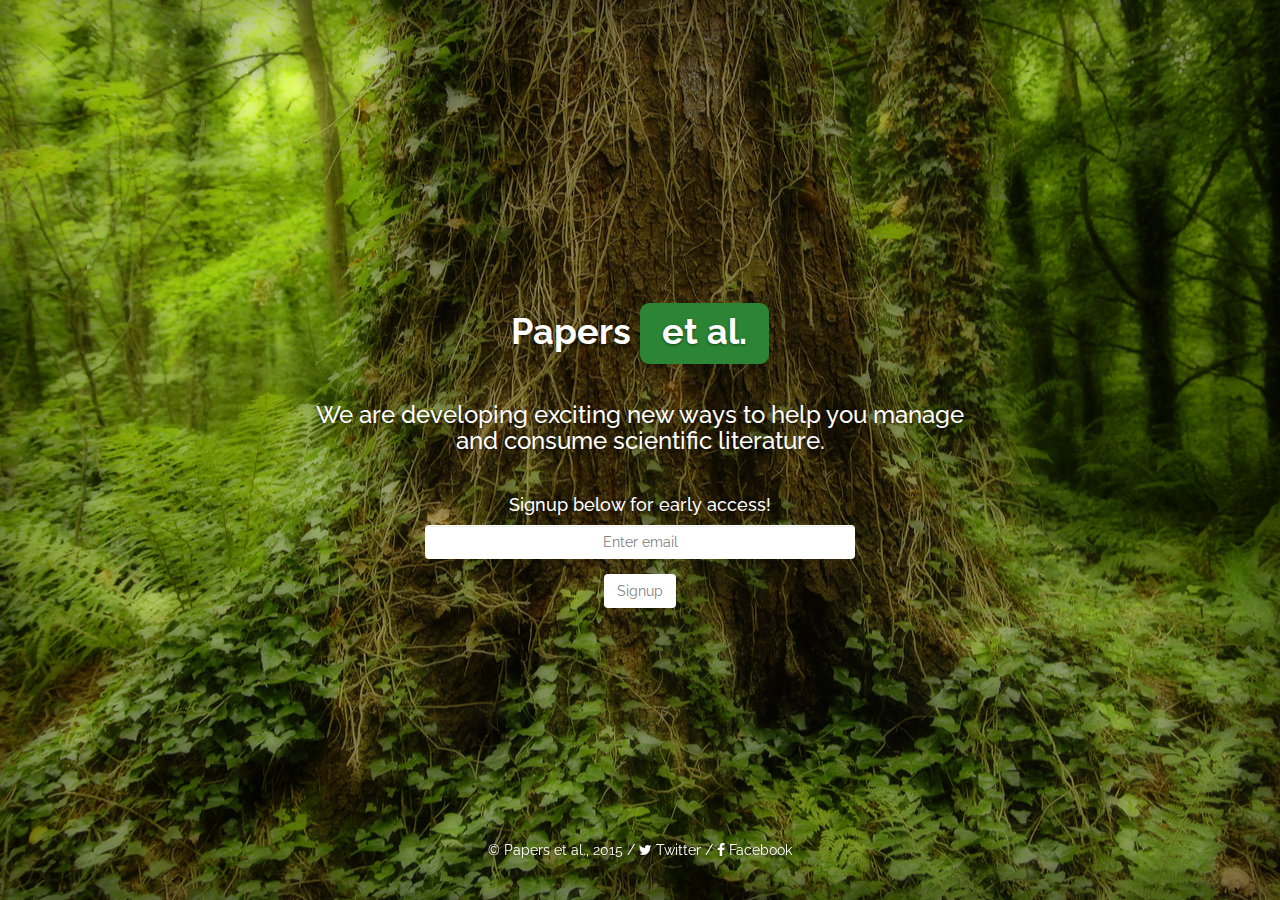
<file: templates/index.html>
<!DOCTYPE html>
<html lang="en">
  <head>
    <meta charset="utf-8">
    <meta http-equiv="X-UA-Compatible" content="IE=edge">
    <meta name="viewport" content="width=device-width, initial-scale=1">
    <!-- The above 3 meta tags *must* come first in the head; any other head content must come *after* these tags -->
    <link rel="icon" href="/static/img/favicon.png">
    <meta name="title" content="Papers et al. 2015 - Early Access">
    <meta name="description"
          content="A better way to keep track of the research you care about!
                  Papers et al. updates you on specific research topics, journals, papers and authors.
                  ">
    <meta name="keywords"
          content="Papers et al, Papers, et, al, Research, Journals, Authors, Topics, Tags, Keywords,
          Science, Open, Access, Feed, Recommendation, Topics"/>
    <meta name="author"
          content="Papers et al (@papersetal)">
    <meta name="robots" content="noindex"/>
    <link type="text/plain" rel="author"
          href="http://papersetal.com/humans.txt"/>
    <meta property="og:image" content="http://papersetal.com/static/img/preview_sm.png"/>
    <link rel="facebook_thumbnail"
          href="http://papersetal.com/static/img/preview_sm.png"/>

    <link rel="apple-touch-icon" sizes="57x57" href="/static/img/favicons/apple-touch-icon-57x57.png">
    <link rel="apple-touch-icon" sizes="60x60" href="/static/img/favicons/apple-touch-icon-60x60.png">
    <link rel="apple-touch-icon" sizes="72x72" href="/static/img/favicons/apple-touch-icon-72x72.png">
    <link rel="apple-touch-icon" sizes="76x76" href="/static/img/favicons/apple-touch-icon-76x76.png">
    <link rel="apple-touch-icon" sizes="114x114" href="/static/img/favicons/apple-touch-icon-114x114.png">
    <link rel="apple-touch-icon" sizes="120x120" href="/static/img/favicons/apple-touch-icon-120x120.png">
    <link rel="apple-touch-icon" sizes="144x144" href="/static/img/favicons/apple-touch-icon-144x144.png">
    <link rel="apple-touch-icon" sizes="152x152" href="/static/img/favicons/apple-touch-icon-152x152.png">
    <link rel="apple-touch-icon" sizes="180x180" href="/static/img/favicons/apple-touch-icon-180x180.png">
    <link rel="icon" type="image/png" href="/static/img/favicons/favicon-32x32.png" sizes="32x32">
    <link rel="icon" type="image/png" href="/static/img/favicons/favicon-194x194.png" sizes="194x194">
    <link rel="icon" type="image/png" href="/static/img/favicons/favicon-96x96.png" sizes="96x96">
    <link rel="icon" type="image/png" href="/static/img/favicons/android-chrome-192x192.png" sizes="192x192">
    <link rel="icon" type="image/png" href="/static/img/favicons/favicon-16x16.png" sizes="16x16">
    <link rel="manifest" href="/static/img/favicons/manifest.json">
    <meta name="msapplication-TileColor" content="#ffffff">
    <meta name="msapplication-TileImage" content="/static/img/favicons/mstile-144x144.png">
    <meta name="theme-color" content="#ffffff">

    <meta name="twitter:card" content="summary_large_image">
    <meta name="twitter:site" content="@papersetal">
    <meta name="twitter:creator" content="@papersetal">
    <meta name="twitter:title" content="Papers et al. 2015 - Early Access">
    <meta name="twitter:description"
          content="A better way to keep track of the research you care about!
                  Papers et al. updates you on specific research topics, journals, papers and authors..
                  Keywords: Papers et al, Papers, et, al, Research, Journals, Authors, Topics, Tags, Keywords,
                  Science, Open, Access, Feed, Recommendation, Topics">
    <meta name="twitter:image:src"
          content="http://papersetal.com/static/img/preview_sm.png">

    <title>Papers et al. 2015 - Early Access</title>

    <!-- Bootstrap core CSS -->
    <!--<link href="//maxcdn.bootstrapcdn.com/bootswatch/3.3.4/paper/bootstrap.min.css" rel="stylesheet">-->
    <link href="//maxcdn.bootstrapcdn.com/bootstrap/3.3.4/css/bootstrap.min.css" rel="stylesheet">

    <!-- Custom styles for this template -->
    <link href="/static/css/style.css" rel="stylesheet">
    <link rel="stylesheet" href="//maxcdn.bootstrapcdn.com/font-awesome/4.3.0/css/font-awesome.min.css">
    <link rel="stylesheet" type="text/css" href="http://fonts.googleapis.com/css?family=Raleway:700,400">

    <!-- Just for debugging purposes. Don't actually copy these 2 lines! -->
    <!--[if lt IE 9]><script src="../../assets/js/ie8-responsive-file-warning.js"></script><![endif]-->
    <!--<script src="../../assets/js/ie-emulation-modes-warning.js"></script>-->

    <!-- HTML5 shim and Respond.js for IE8 support of HTML5 elements and media queries -->
    <!--[if lt IE 9]>
      <script src="https://oss.maxcdn.com/html5shiv/3.7.2/html5shiv.min.js"></script>
      <script src="https://oss.maxcdn.com/respond/1.4.2/respond.min.js"></script>
    <![endif]-->
	  <script>
	    (function(i,s,o,g,r,a,m){i['GoogleAnalyticsObject']=r;i[r]=i[r]||function(){
	    (i[r].q=i[r].q||[]).push(arguments)},i[r].l=1*new Date();a=s.createElement(o),
	    m=s.getElementsByTagName(o)[0];a.async=1;a.src=g;m.parentNode.insertBefore(a,m)
	    })(window,document,'script','//www.google-analytics.com/analytics.js','ga');

	    ga('create', 'UA-61263147-1', 'auto');
	    ga('send', 'pageview');

	  </script>

  </head>

  <body class="home-bg">
    <div class="site-wrapper">
      <div class="site-wrapper-inner">
        <div class="cover-container">
          <div class="masthead clearfix">
            <div class="inner">
              <!--<h3 class="masthead-brand"><a href="#"><img src="/static/img/logo2.png"></a></h3>-->
            </div>
          </div>
          <div class="inner cover">
            <div class="title">
                <h1><a href="/"><strong>Papers</strong> <span class="label label-papers"><strong>et al.</strong></span></a></h1><br/>
            </div>
            <div class="description">
                <h3>We are developing exciting new ways to help you manage and consume scientific literature.</h3><br/>
            </div>
            <div class="form">
                <form method="post" action="/">
                  <div class="form-group">
                      <h4>Signup below for early access!</h4>
                    <div class="row">
                        <div class="col-lg-2 col-md-2 col-sm-2"></div>
                        <div class="col-lg-8 col-md-8 col-sm-8">
                            <input type="email" class="form-control" id="email" name="email" placeholder="Enter email" required>
                        </div>
                        <div class="col-lg-2 col-md-2 col-sm-2"></div>
                    </div>
                  </div>
                  <button type="submit" class="btn btn-default">Signup</button>
                </form>
            </div>
          </div>
          <div class="mastfoot">
            <div class="inner">
              <p>© <a href="http://papersetal.com">Papers et al.</a>, 2015 /
                  <i class="fa fa-twitter"></i> <a href="http://twitter.com/papersetal">Twitter</a> /
                  <i class="fa fa-facebook"></i> <a href="http://facebook.com/papersetal">Facebook</a></p>
            </div>
          </div>
        </div>
      </div>
    </div>

    <!-- Bootstrap core JavaScript
    ================================================== -->
    <!-- Placed at the end of the document so the pages load faster -->
    <script src="https://ajax.googleapis.com/ajax/libs/jquery/1.11.2/jquery.min.js"></script>
    <script src="//maxcdn.bootstrapcdn.com/bootstrap/3.3.4/js/bootstrap.min.js"></script>
    <!-- IE10 viewport hack for Surface/desktop Windows 8 bug -->
    <script src="/static/js/ie10-viewport-bug-workaround.js"></script>
  </body>
</html>
</file>
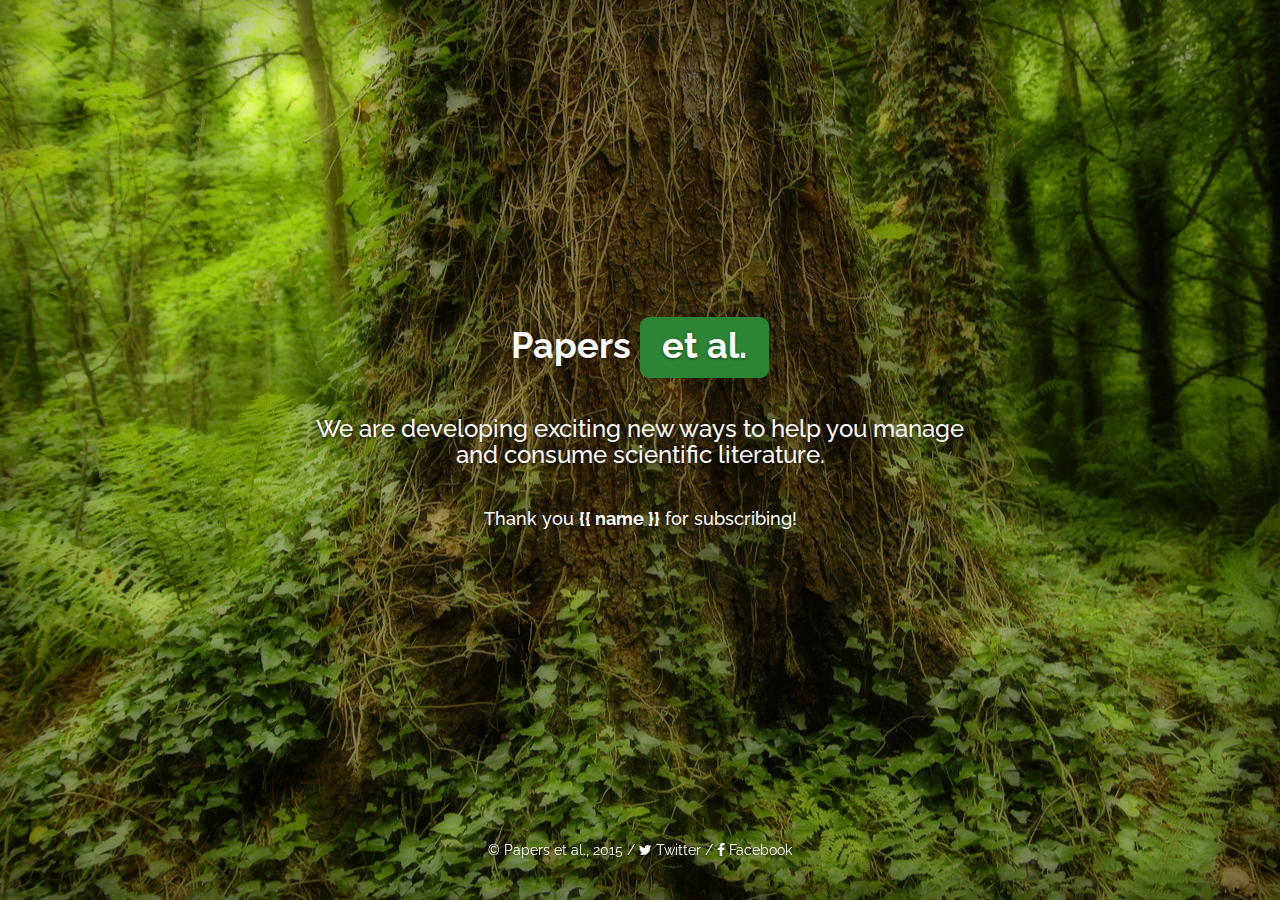
<file: templates/thanks.html>
<!DOCTYPE html>
<html lang="en">
  <head>
    <meta charset="utf-8">
    <meta http-equiv="X-UA-Compatible" content="IE=edge">
    <meta name="viewport" content="width=device-width, initial-scale=1">
    <!-- The above 3 meta tags *must* come first in the head; any other head content must come *after* these tags -->
    <link rel="icon" href="/static/img/favicon.png">
    <meta name="title" content="Papers et al. 2015 - Early Access">
    <meta name="description"
          content="A better way to keep track of the research you care about!
                  Papers et al. updates you on specific research topics, journals, papers and authors.
                  ">
    <meta name="keywords"
          content="Papers et al, Papers, et, al, Research, Journals, Authors, Topics, Tags, Keywords,
          Science, Open, Access, Feed, Recommendation, Topics"/>
    <meta name="author"
          content="Papers et al (@papersetal)">
    <meta name="robots" content="noindex"/>
    <link type="text/plain" rel="author"
          href="http://papersetal.com/humans.txt"/>
    <meta property="og:image" content="http://papersetal.com/static/img/preview.jpg"/>
    <link rel="facebook_thumbnail"
          href="http://papersetal.com/static/img/preview.jpg"/>

    <link rel="apple-touch-icon" sizes="57x57" href="/static/img/favicons/apple-touch-icon-57x57.png">
    <link rel="apple-touch-icon" sizes="60x60" href="/static/img/favicons/apple-touch-icon-60x60.png">
    <link rel="apple-touch-icon" sizes="72x72" href="/static/img/favicons/apple-touch-icon-72x72.png">
    <link rel="apple-touch-icon" sizes="76x76" href="/static/img/favicons/apple-touch-icon-76x76.png">
    <link rel="apple-touch-icon" sizes="114x114" href="/static/img/favicons/apple-touch-icon-114x114.png">
    <link rel="apple-touch-icon" sizes="120x120" href="/static/img/favicons/apple-touch-icon-120x120.png">
    <link rel="apple-touch-icon" sizes="144x144" href="/static/img/favicons/apple-touch-icon-144x144.png">
    <link rel="apple-touch-icon" sizes="152x152" href="/static/img/favicons/apple-touch-icon-152x152.png">
    <link rel="apple-touch-icon" sizes="180x180" href="/static/img/favicons/apple-touch-icon-180x180.png">
    <link rel="icon" type="image/png" href="/static/img/favicons/favicon-32x32.png" sizes="32x32">
    <link rel="icon" type="image/png" href="/static/img/favicons/favicon-194x194.png" sizes="194x194">
    <link rel="icon" type="image/png" href="/static/img/favicons/favicon-96x96.png" sizes="96x96">
    <link rel="icon" type="image/png" href="/static/img/favicons/android-chrome-192x192.png" sizes="192x192">
    <link rel="icon" type="image/png" href="/static/img/favicons/favicon-16x16.png" sizes="16x16">
    <link rel="manifest" href="/static/img/favicons/manifest.json">
    <meta name="msapplication-TileColor" content="#ffffff">
    <meta name="msapplication-TileImage" content="/static/img/favicons/mstile-144x144.png">
    <meta name="theme-color" content="#ffffff">

    <meta name="twitter:card" content="summary_large_image">
    <meta name="twitter:site" content="@papersetal">
    <meta name="twitter:creator" content="@papersetal">
    <meta name="twitter:title" content="Papers et al. 2015 - Early Access">
    <meta name="twitter:description"
          content="A better way to keep track of the research you care about!
                  Papers et al. updates you on specific research topics, journals, papers and authors..
                  Keywords: Papers et al, Papers, et, al, Research, Journals, Authors, Topics, Tags, Keywords,
                  Science, Open, Access, Feed, Recommendation, Topics">
    <meta name="twitter:image:src"
          content="http://papersetal.com/static/img/preview.jpg">

    <title>Papers et al. 2015 - Early Access</title>

    <!-- Bootstrap core CSS -->
    <!--<link href="//maxcdn.bootstrapcdn.com/bootswatch/3.3.4/paper/bootstrap.min.css" rel="stylesheet">-->
    <link href="//maxcdn.bootstrapcdn.com/bootstrap/3.3.4/css/bootstrap.min.css" rel="stylesheet">

    <!-- Custom styles for this template -->
    <link href="/static/css/style.css" rel="stylesheet">
    <link rel="stylesheet" href="//maxcdn.bootstrapcdn.com/font-awesome/4.3.0/css/font-awesome.min.css">

    <!-- Just for debugging purposes. Don't actually copy these 2 lines! -->
    <!--[if lt IE 9]><script src="../../assets/js/ie8-responsive-file-warning.js"></script><![endif]-->
    <!--<script src="../../assets/js/ie-emulation-modes-warning.js"></script>-->

    <!-- HTML5 shim and Respond.js for IE8 support of HTML5 elements and media queries -->
    <!--[if lt IE 9]>
      <script src="https://oss.maxcdn.com/html5shiv/3.7.2/html5shiv.min.js"></script>
      <script src="https://oss.maxcdn.com/respond/1.4.2/respond.min.js"></script>
    <![endif]-->
  </head>

  <body class="home-bg">
    <div class="site-wrapper">
      <div class="site-wrapper-inner">
        <div class="cover-container">
          <div class="masthead clearfix">
            <div class="inner">
              <!--<h3 class="masthead-brand"><a href="#"><img src="/static/img/logo2.png"></a></h3>-->
            </div>
          </div>
          <div class="inner cover">
            <div class="title">
                <h1><a href="/"><strong>Papers</strong> <span class="label label-papers"><strong>et al.</strong></span></a></h1><br/>
            </div>
            <div class="description">
                <h3>We are developing exciting new ways to help you manage and consume scientific literature.</h3><br/>
            </div>
            <div class="form">
                <form method="post" action="/">
                  <div class="form-group">
                      <h4>Thank you <strong>{{ name }}</strong> for subscribing!</h4><br/><br/>
                  </div>
                  </form>
            </div>
          </div>
          <div class="mastfoot">
            <div class="inner">
              <p>© <a href="http://papersetal.com">Papers et al.</a>, 2015 /
                  <i class="fa fa-twitter"></i> <a href="http://twitter.com/papersetal">Twitter</a> /
                  <i class="fa fa-facebook"></i> <a href="http://facebook.com/papersetal">Facebook</a></p>
            </div>
          </div>
        </div>
      </div>
    </div>

    <!-- Bootstrap core JavaScript
    ================================================== -->
    <!-- Placed at the end of the document so the pages load faster -->
    <script src="https://ajax.googleapis.com/ajax/libs/jquery/1.11.2/jquery.min.js"></script>
    <script src="//maxcdn.bootstrapcdn.com/bootstrap/3.3.4/js/bootstrap.min.js"></script>
    <!-- IE10 viewport hack for Surface/desktop Windows 8 bug -->
    <script src="/static/js/ie10-viewport-bug-workaround.js"></script>
  </body>
</html>
</file>
<file: static/css/style.css>
/*
 * Globals
 */
@import url(http://fonts.googleapis.com/css?family=Raleway:700,400);

/* Links */
a,
a:focus,
a:hover {
    color: #fff;
}

/* Custom default button */
.btn-default,
.btn-default:hover,
.btn-default:focus {
    color: #333;
    text-shadow: none; /* Prevent inheritence from `body` */
    background-color: #fff;
    border: 1px solid #fff;
}

h1, h2, h3, h4 {
   /*display:inline;*/
   color: #ffffff;
}

h1 a:hover{
    text-decoration: none;
}

.label-papers {
  border-color: #2C8534;
  background-color: #2C8534;
  font-size: 101%;
}

/*
 * Base structure
 */

html,
body {
    font-family: Raleway, sans-serif;
    height: 100%;
    background-color: #333;
    /*background: url(/static/img/bg_md.jpg) no-repeat center center fixed;*/
    -webkit-background-size: cover;
    -moz-background-size: cover;
    -o-background-size: cover;
    background-size: cover;
}

/* set background image per page */
.home-bg {
    background: url(/static/img/bg_md.jpg) no-repeat center center fixed;
}
.error-bg {
    background: url(/static/img/bg2_md.jpg) no-repeat center center fixed;
}

body {
    color: #fff;
    text-align: center;
    text-shadow: 0 1px 3px rgba(0, 0, 0, .5);
}

/* Extra markup and styles for table-esque vertical and horizontal centering */
.site-wrapper {
    display: table;
    width: 100%;
    height: 100%; /* For at least Firefox */
    min-height: 100%;
    -webkit-box-shadow: inset 0 0 100px rgba(0, 0, 0, .5);
    box-shadow: inset 0 0 100px rgba(0, 0, 0, .5);
}

.site-wrapper-inner {
    display: table-cell;
    vertical-align: top;
}

.cover-container {
    margin-right: auto;
    margin-left: auto;
}

/* Padding for spacing */
.inner {
    padding: 30px;
}

/*
 * Header
 */
.masthead-brand {
    margin-top: 10px;
    margin-bottom: 10px;
    text-align: center;
}

.masthead-nav > li {
    display: inline-block;
}

.masthead-nav > li + li {
    margin-left: 20px;
}

.masthead-nav > li > a {
    padding-right: 0;
    padding-left: 0;
    font-size: 16px;
    font-weight: bold;
    color: #fff;
    color: rgba(255, 255, 255, .75);
    border-bottom: 2px solid transparent;
}

.masthead-nav > li > a:hover,
.masthead-nav > li > a:focus {
    background-color: transparent;
    border-bottom-color: #a9a9a9;
    border-bottom-color: rgba(255, 255, 255, .25);
}

.masthead-nav > .active > a,
.masthead-nav > .active > a:hover,
.masthead-nav > .active > a:focus {
    color: #fff;
    border-bottom-color: #fff;
}

/*@media (min-width: 992px) {*/
    /*.masthead-brand {*/
        /*float: m;*/
    /*}*/

    /*.masthead-nav {*/
        /*float: center;*/
    /*}*/
/*}*/

/*
 * Cover
 */

.cover {
    padding: 0 20px;
}

.cover .btn-lg {
    padding: 10px 20px;
    font-weight: bold;
}

.form-control .btn-default{
    display: inline;
}

.form-control{
    background-color: #ffffff;
    text-align: center;
    border-color: transparent;
}

.form-control::-webkit-input-placeholder {
    color: grey;
}
.form-control:-moz-placeholder {
    color: grey;
}
.form-control::-moz-placeholder {
    color: grey;
}
.form-control:-ms-input-placeholder {
    color: grey;
}


.btn-default{
    border-color: transparent;
    color: grey;
}


#title #description #form p h1 h2 h3 h4 {
    margin: 50px;
}

/*
 * Footer
 */

.mastfoot {
    color: #ffffff;
    padding-top: 5%;
}

.mastfoot p {
}

/*
 * Affix and center
 */

@media (min-width: 992px) {
    /* Pull out the header and footer */
    .masthead {
        position: fixed;
        top: 0;
    }

    .mastfoot {
        position: fixed;
        bottom: 0;
    }

    /* Start the vertical centering */
    .site-wrapper-inner {
        vertical-align: middle;
    }

    /* Handle the widths */
    .masthead,
    .mastfoot,
    .cover-container {
        width: 100%; /* Must be percentage or pixels for horizontal alignment */
    }
}

@media (min-width: 992px) {
    .masthead,
    .mastfoot,
    .cover-container {
        width: 700px;
    }
}
</file>
